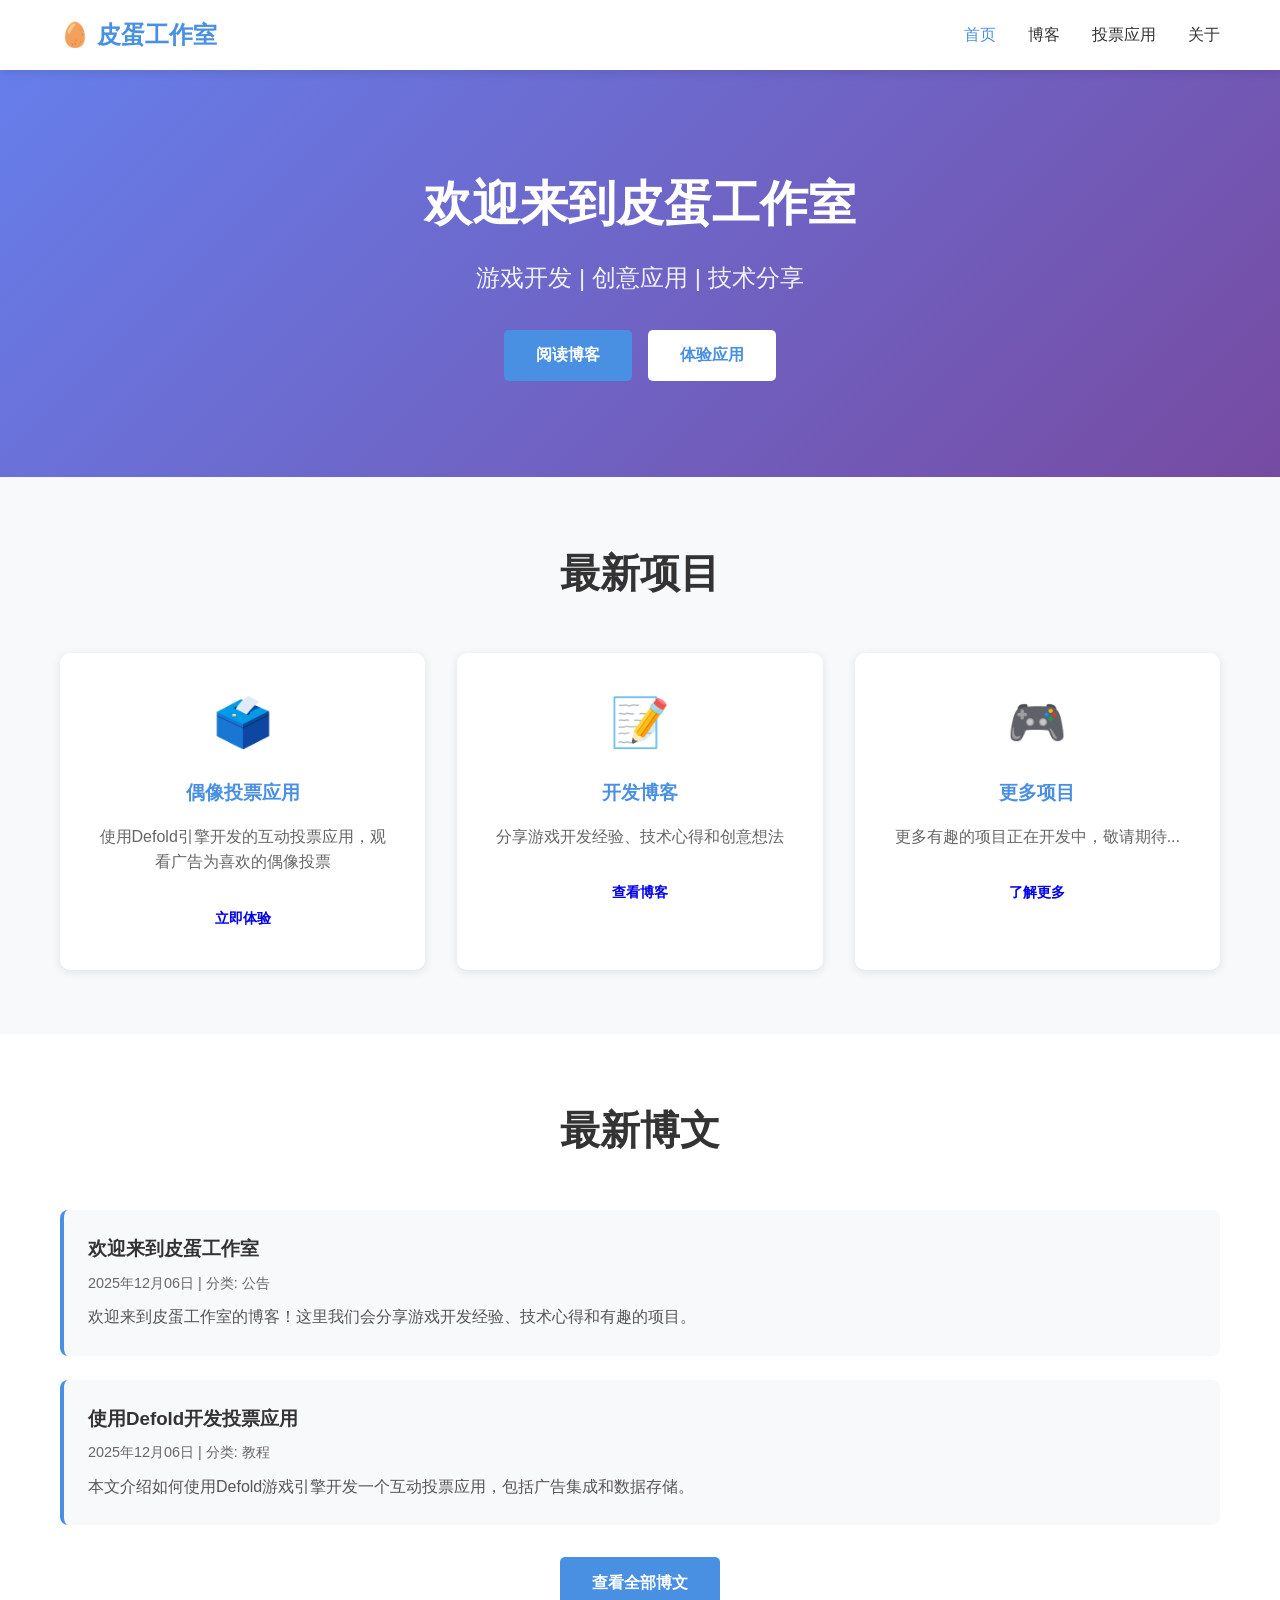
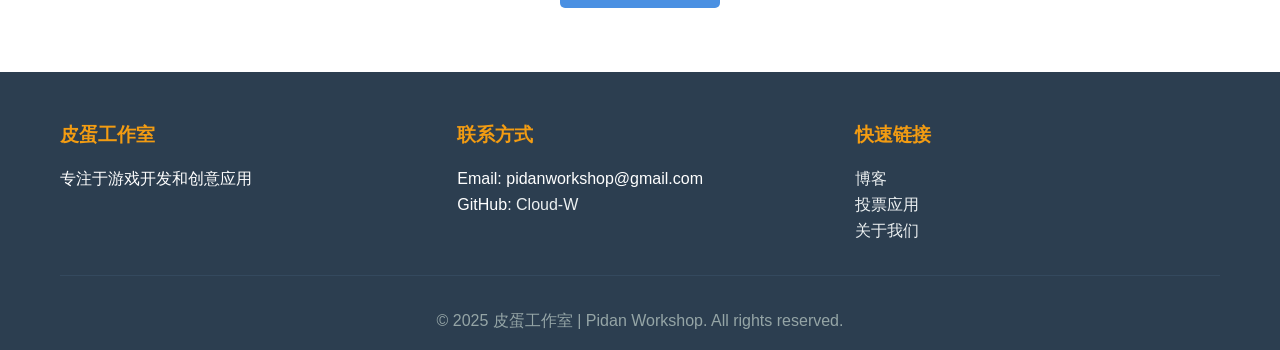
<file: index.html>
<!DOCTYPE html>
<html lang="zh-CN">
<head>
    <meta charset="UTF-8">
    <meta name="viewport" content="width=device-width, initial-scale=1.0">
    <title>皮蛋工作室 - Pidan Workshop</title>
    <link rel="stylesheet" href="css/style.css">
    <link rel="icon" href="assets/favicon.png" type="image/png">
</head>
<body>
    <!-- 导航栏 -->
    <nav class="navbar">
        <div class="container">
            <div class="logo">
                <h2>🥚 皮蛋工作室</h2>
            </div>
            <ul class="nav-links">
                <li><a href="index.html" class="active">首页</a></li>
                <li><a href="blog.html">博客</a></li>
                <li><a href="vote-app/index.html">投票应用</a></li>
                <li><a href="about.html">关于</a></li>
            </ul>
        </div>
    </nav>

    <!-- 主页内容 -->
    <main>
        <!-- Hero Section -->
        <section class="hero">
            <div class="container">
                <h1 class="hero-title">欢迎来到皮蛋工作室</h1>
                <p class="hero-subtitle">游戏开发 | 创意应用 | 技术分享</p>
                <div class="hero-buttons">
                    <a href="blog.html" class="btn btn-primary">阅读博客</a>
                    <a href="vote-app/index.html" class="btn btn-secondary">体验应用</a>
                </div>
            </div>
        </section>

        <!-- 项目展示 -->
        <section class="projects">
            <div class="container">
                <h2 class="section-title">最新项目</h2>
                <div class="project-grid">
                    <div class="project-card">
                        <div class="project-icon">🗳️</div>
                        <h3>偶像投票应用</h3>
                        <p>使用Defold引擎开发的互动投票应用，观看广告为喜欢的偶像投票</p>
                        <a href="vote-app/index.html" class="btn btn-small">立即体验</a>
                    </div>
                    
                    <div class="project-card">
                        <div class="project-icon">📝</div>
                        <h3>开发博客</h3>
                        <p>分享游戏开发经验、技术心得和创意想法</p>
                        <a href="blog.html" class="btn btn-small">查看博客</a>
                    </div>
                    
                    <div class="project-card">
                        <div class="project-icon">🎮</div>
                        <h3>更多项目</h3>
                        <p>更多有趣的项目正在开发中，敬请期待...</p>
                        <a href="about.html" class="btn btn-small">了解更多</a>
                    </div>
                </div>
            </div>
        </section>

        <!-- 最新博文 -->
        <section class="recent-posts">
            <div class="container">
                <h2 class="section-title">最新博文</h2>
                <div class="posts-preview" id="recent-posts">
                    <!-- 博文会通过JavaScript动态加载 -->
                    <p class="loading">加载中...</p>
                </div>
                <div class="text-center">
                    <a href="blog.html" class="btn btn-primary">查看全部博文</a>
                </div>
            </div>
        </section>
    </main>

    <!-- 页脚 -->
    <footer class="footer">
        <div class="container">
            <div class="footer-content">
                <div class="footer-section">
                    <h3>皮蛋工作室</h3>
                    <p>专注于游戏开发和创意应用</p>
                </div>
                <div class="footer-section">
                    <h3>联系方式</h3>
                    <p>Email: pidanworkshop@gmail.com</p>
                    <p>GitHub: <a href="https://github.com/Cloud-W" target="_blank">Cloud-W</a></p>
                </div>
                <div class="footer-section">
                    <h3>快速链接</h3>
                    <ul>
                        <li><a href="blog.html">博客</a></li>
                        <li><a href="vote-app/index.html">投票应用</a></li>
                        <li><a href="about.html">关于我们</a></li>
                    </ul>
                </div>
            </div>
            <div class="footer-bottom">
                <p>&copy; 2025 皮蛋工作室 | Pidan Workshop. All rights reserved.</p>
            </div>
        </div>
    </footer>

    <script src="js/blog-loader.js"></script>
</body>
</html>
</file>
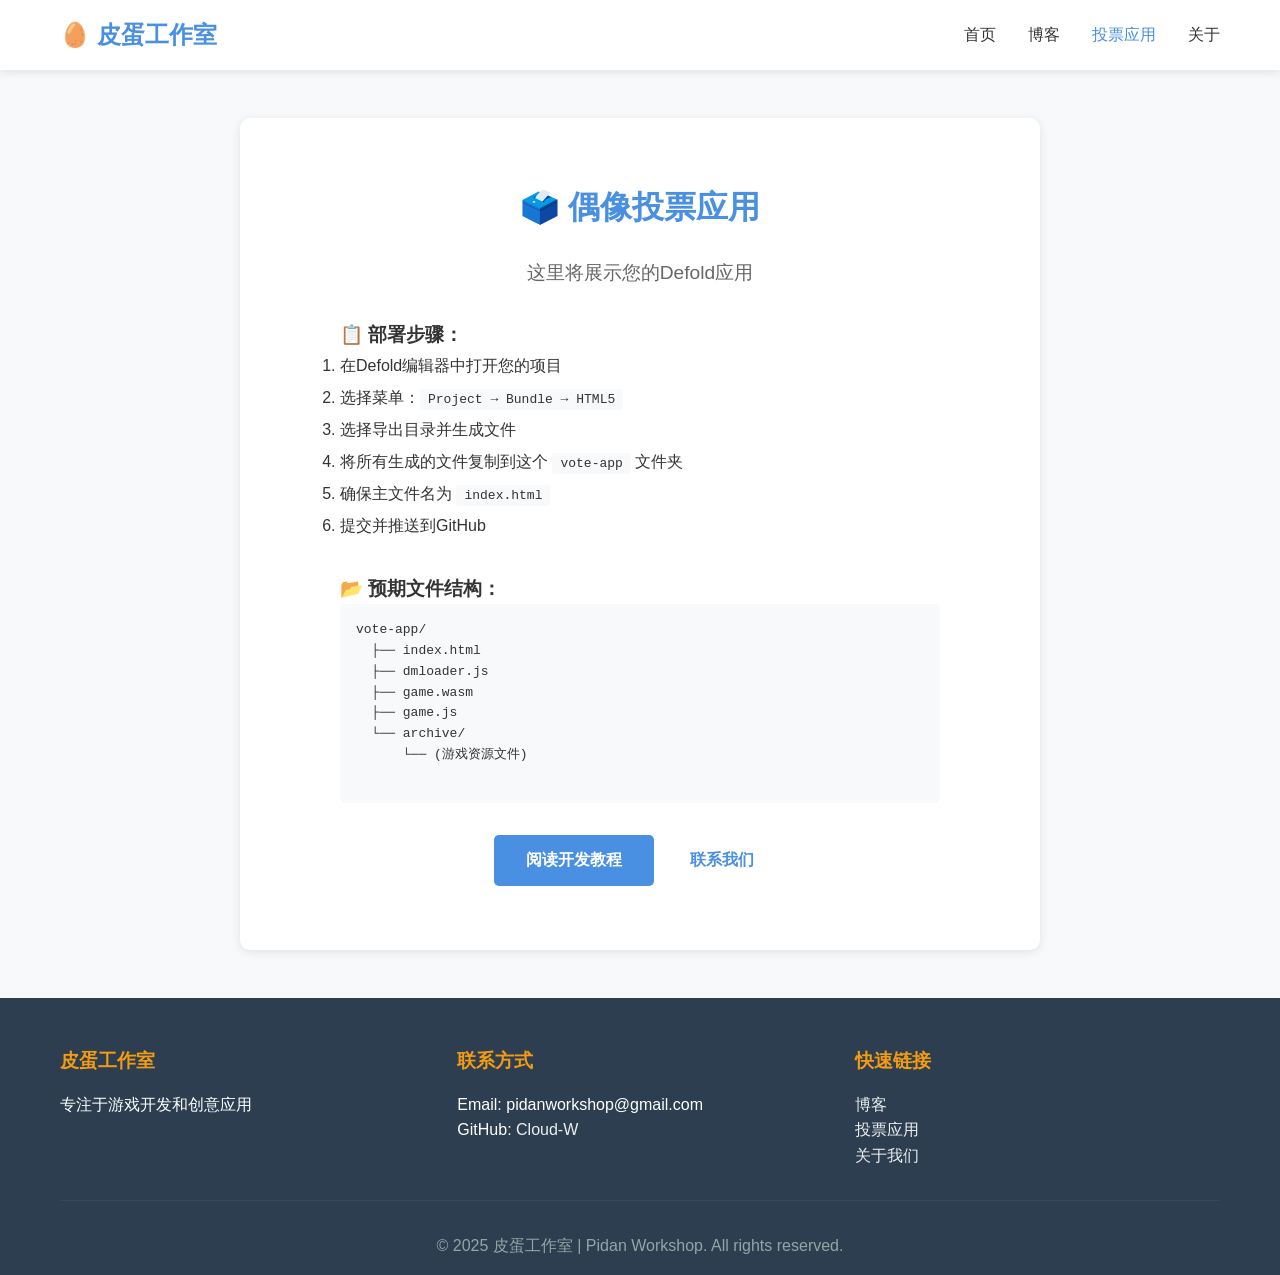
<file: vote-app/index.html>
<!DOCTYPE html>
<html lang="zh-CN">
<head>
    <meta charset="UTF-8">
    <meta name="viewport" content="width=device-width, initial-scale=1.0">
    <title>投票应用 - 皮蛋工作室</title>
    <link rel="stylesheet" href="../css/style.css">
    <style>
        .app-container {
            min-height: 80vh;
            padding: 3rem 0;
            text-align: center;
        }
        .app-placeholder {
            background: var(--card-bg);
            padding: 4rem 2rem;
            border-radius: 10px;
            box-shadow: var(--shadow);
            max-width: 800px;
            margin: 0 auto;
        }
        .app-placeholder h1 {
            color: var(--primary-color);
            margin-bottom: 1.5rem;
        }
        .instructions {
            text-align: left;
            margin: 2rem auto;
            max-width: 600px;
        }
        .instructions ol {
            line-height: 2;
        }
        .instructions code {
            background: var(--bg-color);
            padding: 0.2rem 0.5rem;
            border-radius: 3px;
            font-family: monospace;
        }
    </style>
</head>
<body>
    <!-- 导航栏 -->
    <nav class="navbar">
        <div class="container">
            <div class="logo">
                <h2>🥚 皮蛋工作室</h2>
            </div>
            <ul class="nav-links">
                <li><a href="../index.html">首页</a></li>
                <li><a href="../blog.html">博客</a></li>
                <li><a href="index.html" class="active">投票应用</a></li>
                <li><a href="../about.html">关于</a></li>
            </ul>
        </div>
    </nav>

    <main class="app-container">
        <div class="container">
            <div class="app-placeholder">
                <h1>🗳️ 偶像投票应用</h1>
                <p style="font-size: 1.2rem; color: #666; margin-bottom: 2rem;">
                    这里将展示您的Defold应用
                </p>

                <div class="instructions">
                    <h3>📋 部署步骤：</h3>
                    <ol>
                        <li>在Defold编辑器中打开您的项目</li>
                        <li>选择菜单：<code>Project → Bundle → HTML5</code></li>
                        <li>选择导出目录并生成文件</li>
                        <li>将所有生成的文件复制到这个 <code>vote-app</code> 文件夹</li>
                        <li>确保主文件名为 <code>index.html</code></li>
                        <li>提交并推送到GitHub</li>
                    </ol>

                    <h3 style="margin-top: 2rem;">📂 预期文件结构：</h3>
                    <pre style="background: var(--bg-color); padding: 1rem; border-radius: 5px; text-align: left;">
vote-app/
  ├── index.html
  ├── dmloader.js
  ├── game.wasm
  ├── game.js
  └── archive/
      └── (游戏资源文件)
                    </pre>
                </div>

                <div style="margin-top: 2rem;">
                    <a href="../blog.html" class="btn btn-primary">阅读开发教程</a>
                    <a href="../about.html" class="btn btn-secondary">联系我们</a>
                </div>
            </div>
        </div>
    </main>

    <!-- 页脚 -->
    <footer class="footer">
        <div class="container">
            <div class="footer-content">
                <div class="footer-section">
                    <h3>皮蛋工作室</h3>
                    <p>专注于游戏开发和创意应用</p>
                </div>
                <div class="footer-section">
                    <h3>联系方式</h3>
                    <p>Email: pidanworkshop@gmail.com</p>
                    <p>GitHub: <a href="https://github.com/Cloud-W" target="_blank">Cloud-W</a></p>
                </div>
                <div class="footer-section">
                    <h3>快速链接</h3>
                    <ul>
                        <li><a href="../blog.html">博客</a></li>
                        <li><a href="index.html">投票应用</a></li>
                        <li><a href="../about.html">关于我们</a></li>
                    </ul>
                </div>
            </div>
            <div class="footer-bottom">
                <p>&copy; 2025 皮蛋工作室 | Pidan Workshop. All rights reserved.</p>
            </div>
        </div>
    </footer>
</body>
</html>
</file>
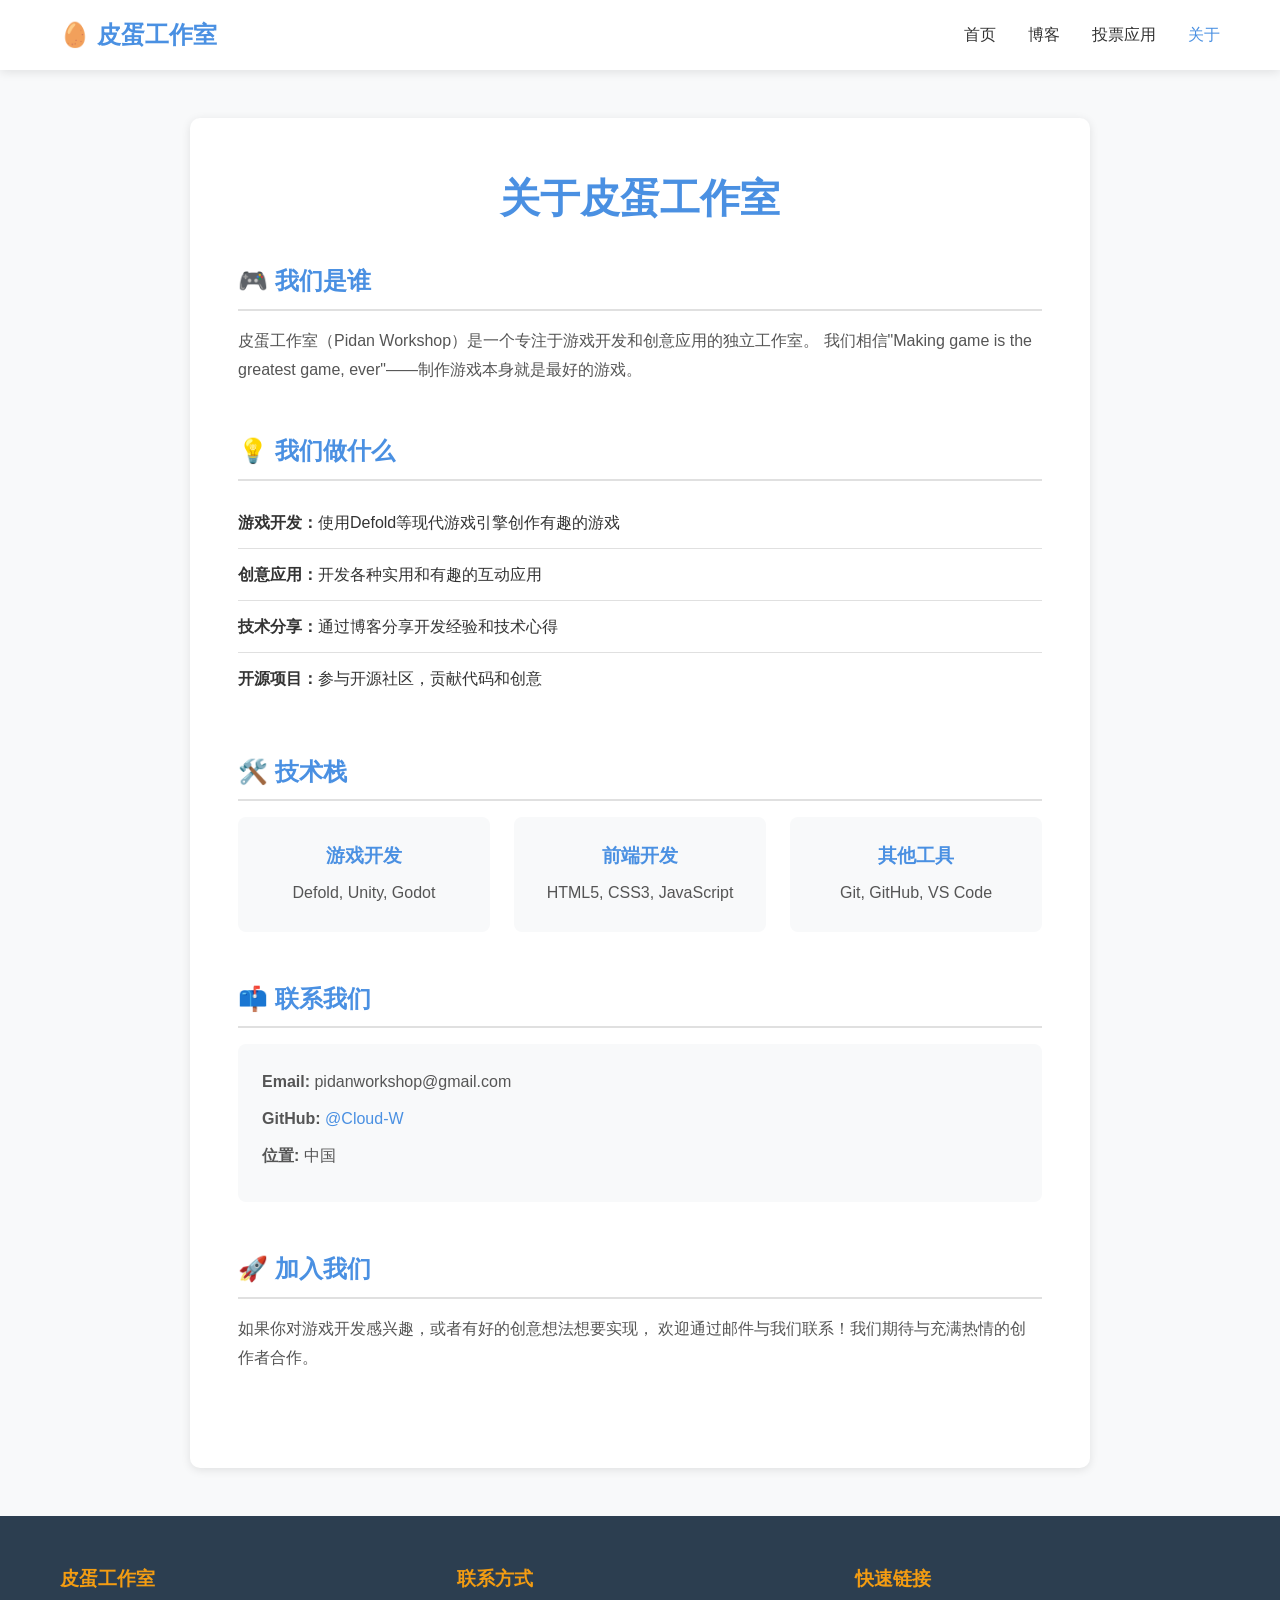
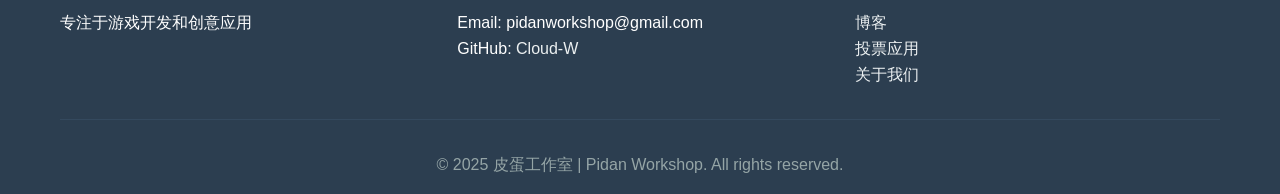
<file: about.html>
<!DOCTYPE html>
<html lang="zh-CN">
<head>
    <meta charset="UTF-8">
    <meta name="viewport" content="width=device-width, initial-scale=1.0">
    <title>关于我们 - 皮蛋工作室</title>
    <link rel="stylesheet" href="css/style.css">
</head>
<body>
    <!-- 导航栏 -->
    <nav class="navbar">
        <div class="container">
            <div class="logo">
                <h2>🥚 皮蛋工作室</h2>
            </div>
            <ul class="nav-links">
                <li><a href="index.html">首页</a></li>
                <li><a href="blog.html">博客</a></li>
                <li><a href="vote-app/index.html">投票应用</a></li>
                <li><a href="about.html" class="active">关于</a></li>
            </ul>
        </div>
    </nav>

    <!-- 关于内容 -->
    <main class="about-page">
        <div class="container">
            <div class="about-content">
                <h1>关于皮蛋工作室</h1>
                
                <section class="about-section">
                    <h2>🎮 我们是谁</h2>
                    <p>
                        皮蛋工作室（Pidan Workshop）是一个专注于游戏开发和创意应用的独立工作室。
                        我们相信"Making game is the greatest game, ever"——制作游戏本身就是最好的游戏。
                    </p>
                </section>

                <section class="about-section">
                    <h2>💡 我们做什么</h2>
                    <ul class="feature-list">
                        <li><strong>游戏开发：</strong>使用Defold等现代游戏引擎创作有趣的游戏</li>
                        <li><strong>创意应用：</strong>开发各种实用和有趣的互动应用</li>
                        <li><strong>技术分享：</strong>通过博客分享开发经验和技术心得</li>
                        <li><strong>开源项目：</strong>参与开源社区，贡献代码和创意</li>
                    </ul>
                </section>

                <section class="about-section">
                    <h2>🛠️ 技术栈</h2>
                    <div class="tech-stack">
                        <div class="tech-item">
                            <h3>游戏开发</h3>
                            <p>Defold, Unity, Godot</p>
                        </div>
                        <div class="tech-item">
                            <h3>前端开发</h3>
                            <p>HTML5, CSS3, JavaScript</p>
                        </div>
                        <div class="tech-item">
                            <h3>其他工具</h3>
                            <p>Git, GitHub, VS Code</p>
                        </div>
                    </div>
                </section>

                <section class="about-section">
                    <h2>📫 联系我们</h2>
                    <div class="contact-info">
                        <p><strong>Email:</strong> pidanworkshop@gmail.com</p>
                        <p><strong>GitHub:</strong> <a href="https://github.com/Cloud-W" target="_blank">@Cloud-W</a></p>
                        <p><strong>位置:</strong> 中国</p>
                    </div>
                </section>

                <section class="about-section">
                    <h2>🚀 加入我们</h2>
                    <p>
                        如果你对游戏开发感兴趣，或者有好的创意想法想要实现，
                        欢迎通过邮件与我们联系！我们期待与充满热情的创作者合作。
                    </p>
                </section>
            </div>
        </div>
    </main>

    <!-- 页脚 -->
    <footer class="footer">
        <div class="container">
            <div class="footer-content">
                <div class="footer-section">
                    <h3>皮蛋工作室</h3>
                    <p>专注于游戏开发和创意应用</p>
                </div>
                <div class="footer-section">
                    <h3>联系方式</h3>
                    <p>Email: pidanworkshop@gmail.com</p>
                    <p>GitHub: <a href="https://github.com/Cloud-W" target="_blank">Cloud-W</a></p>
                </div>
                <div class="footer-section">
                    <h3>快速链接</h3>
                    <ul>
                        <li><a href="blog.html">博客</a></li>
                        <li><a href="vote-app/index.html">投票应用</a></li>
                        <li><a href="about.html">关于我们</a></li>
                    </ul>
                </div>
            </div>
            <div class="footer-bottom">
                <p>&copy; 2025 皮蛋工作室 | Pidan Workshop. All rights reserved.</p>
            </div>
        </div>
    </footer>

    <style>
        .about-page {
            padding: 3rem 0;
            min-height: 70vh;
        }

        .about-content {
            max-width: 900px;
            margin: 0 auto;
            background: var(--card-bg);
            padding: 3rem;
            border-radius: 10px;
            box-shadow: var(--shadow);
        }

        .about-content h1 {
            color: var(--primary-color);
            margin-bottom: 2rem;
            text-align: center;
            font-size: 2.5rem;
        }

        .about-section {
            margin-bottom: 3rem;
        }

        .about-section h2 {
            color: var(--primary-color);
            margin-bottom: 1rem;
            padding-bottom: 0.5rem;
            border-bottom: 2px solid var(--border-color);
        }

        .about-section p {
            line-height: 1.8;
            color: #555;
        }

        .feature-list {
            list-style: none;
            padding: 0;
        }

        .feature-list li {
            padding: 0.8rem 0;
            border-bottom: 1px solid var(--border-color);
            line-height: 1.6;
        }

        .feature-list li:last-child {
            border-bottom: none;
        }

        .tech-stack {
            display: grid;
            grid-template-columns: repeat(auto-fit, minmax(200px, 1fr));
            gap: 1.5rem;
            margin-top: 1rem;
        }

        .tech-item {
            background: var(--bg-color);
            padding: 1.5rem;
            border-radius: 8px;
            text-align: center;
        }

        .tech-item h3 {
            color: var(--primary-color);
            margin-bottom: 0.5rem;
        }

        .contact-info {
            background: var(--bg-color);
            padding: 1.5rem;
            border-radius: 8px;
            margin-top: 1rem;
        }

        .contact-info p {
            margin-bottom: 0.5rem;
        }

        .contact-info a {
            color: var(--primary-color);
            text-decoration: none;
        }

        .contact-info a:hover {
            text-decoration: underline;
        }

        @media (max-width: 768px) {
            .about-content {
                padding: 2rem 1.5rem;
            }

            .about-content h1 {
                font-size: 2rem;
            }
        }
    </style>
</body>
</html>
</file>
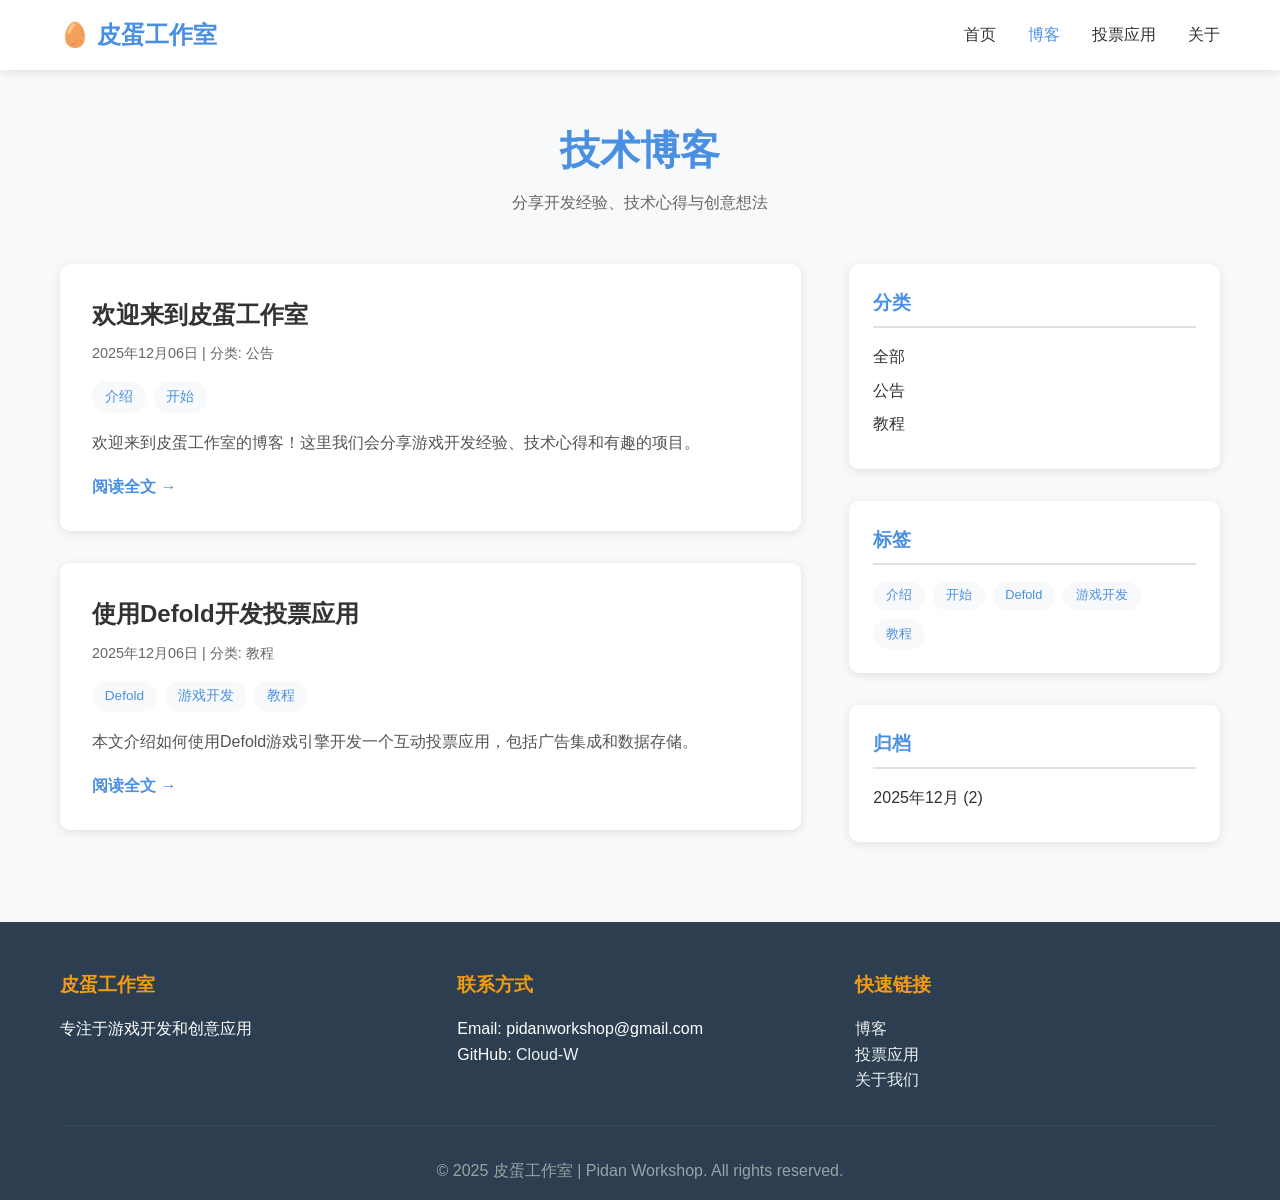
<file: blog.html>
<!DOCTYPE html>
<html lang="zh-CN">
<head>
    <meta charset="UTF-8">
    <meta name="viewport" content="width=device-width, initial-scale=1.0">
    <title>博客 - 皮蛋工作室</title>
    <link rel="stylesheet" href="css/style.css">
    <link rel="stylesheet" href="css/blog.css">
</head>
<body>
    <!-- 导航栏 -->
    <nav class="navbar">
        <div class="container">
            <div class="logo">
                <h2>🥚 皮蛋工作室</h2>
            </div>
            <ul class="nav-links">
                <li><a href="index.html">首页</a></li>
                <li><a href="blog.html" class="active">博客</a></li>
                <li><a href="vote-app/index.html">投票应用</a></li>
                <li><a href="about.html">关于</a></li>
            </ul>
        </div>
    </nav>

    <!-- 博客内容 -->
    <main class="blog-page">
        <div class="container">
            <h1 class="page-title">技术博客</h1>
            <p class="page-subtitle">分享开发经验、技术心得与创意想法</p>

            <div class="blog-content">
                <!-- 博文列表 -->
                <div class="posts-list" id="posts-list">
                    <p class="loading">加载博文中...</p>
                </div>

                <!-- 侧边栏 -->
                <aside class="sidebar">
                    <div class="sidebar-section">
                        <h3>分类</h3>
                        <ul class="category-list" id="categories">
                            <li><a href="#" data-category="all">全部</a></li>
                        </ul>
                    </div>
                    
                    <div class="sidebar-section">
                        <h3>标签</h3>
                        <div class="tags-cloud" id="tags">
                            <!-- 标签动态加载 -->
                        </div>
                    </div>

                    <div class="sidebar-section">
                        <h3>归档</h3>
                        <ul class="archive-list" id="archives">
                            <!-- 归档动态加载 -->
                        </ul>
                    </div>
                </aside>
            </div>
        </div>
    </main>

    <!-- 页脚 -->
    <footer class="footer">
        <div class="container">
            <div class="footer-content">
                <div class="footer-section">
                    <h3>皮蛋工作室</h3>
                    <p>专注于游戏开发和创意应用</p>
                </div>
                <div class="footer-section">
                    <h3>联系方式</h3>
                    <p>Email: pidanworkshop@gmail.com</p>
                    <p>GitHub: <a href="https://github.com/Cloud-W" target="_blank">Cloud-W</a></p>
                </div>
                <div class="footer-section">
                    <h3>快速链接</h3>
                    <ul>
                        <li><a href="blog.html">博客</a></li>
                        <li><a href="vote-app/index.html">投票应用</a></li>
                        <li><a href="about.html">关于我们</a></li>
                    </ul>
                </div>
            </div>
            <div class="footer-bottom">
                <p>&copy; 2025 皮蛋工作室 | Pidan Workshop. All rights reserved.</p>
            </div>
        </div>
    </footer>

    <script src="js/blog-loader.js"></script>
    <script src="js/blog-page.js"></script>
</body>
</html>
</file>
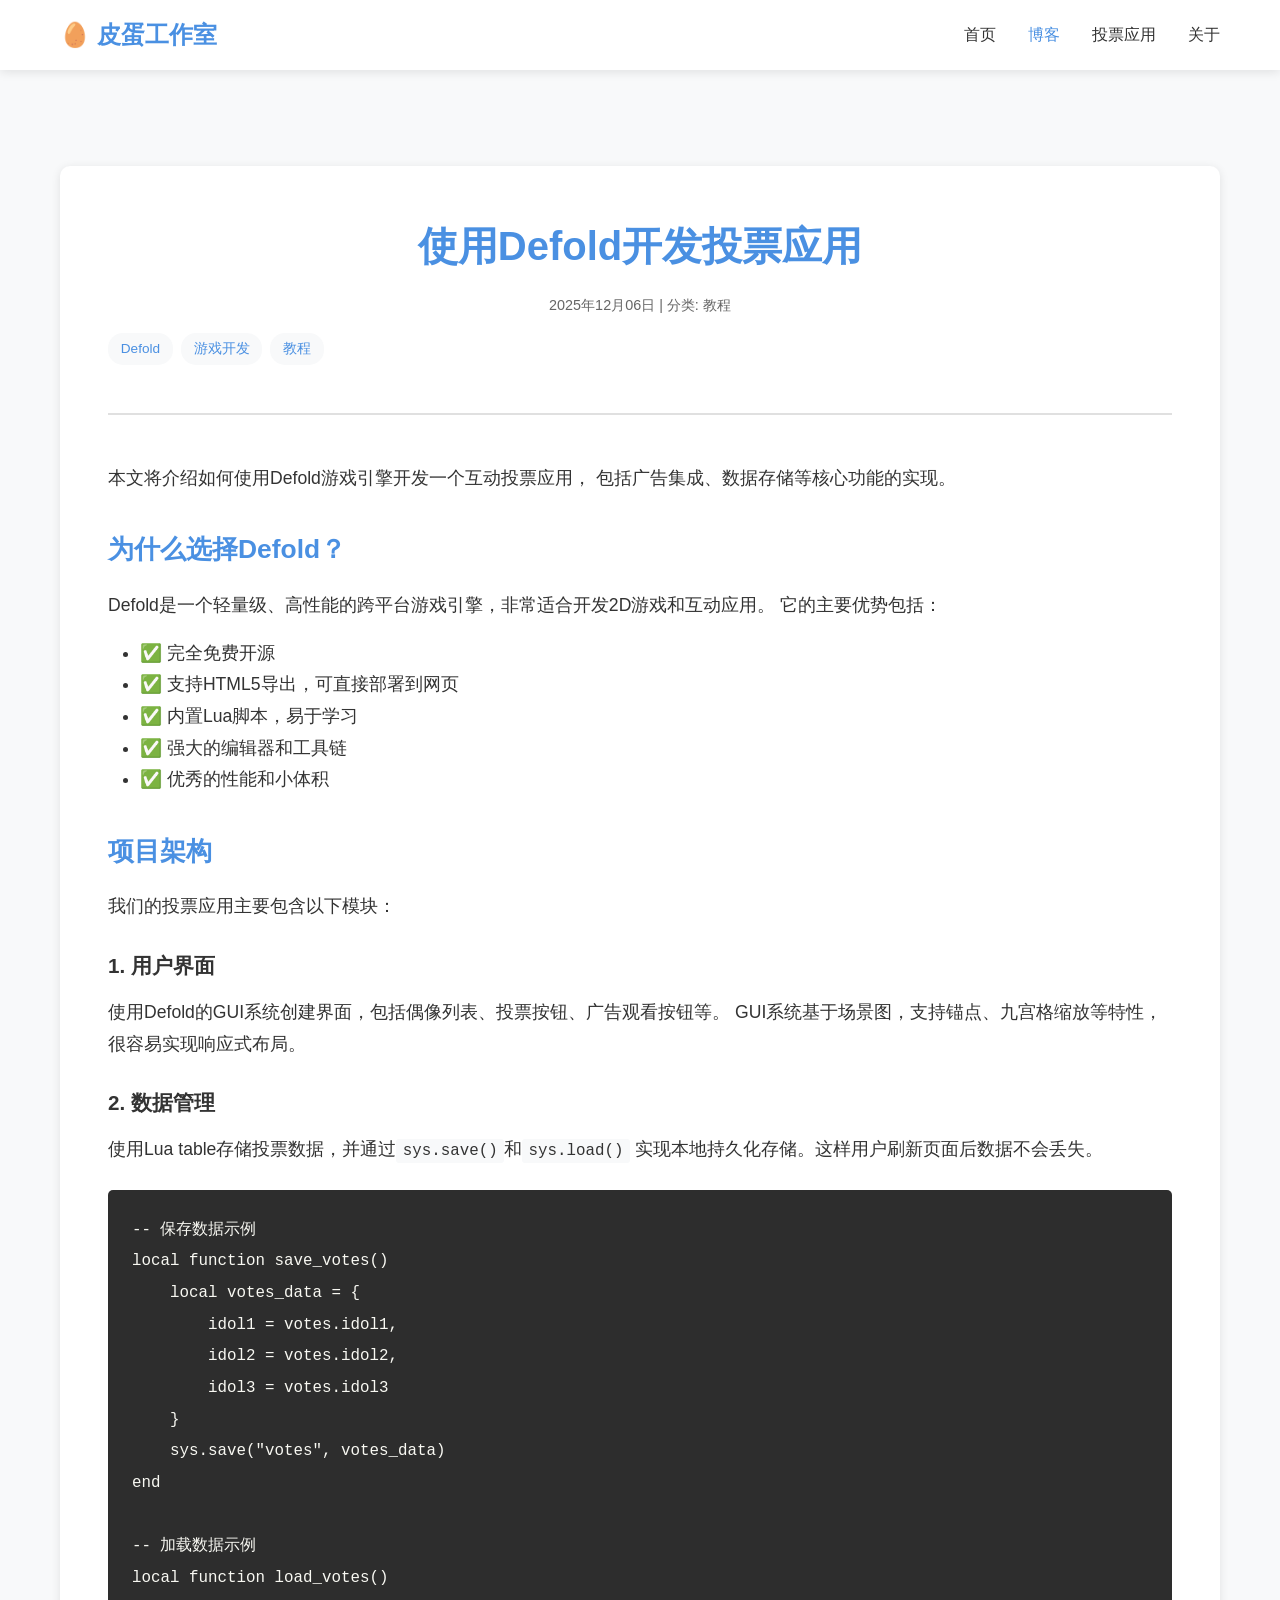
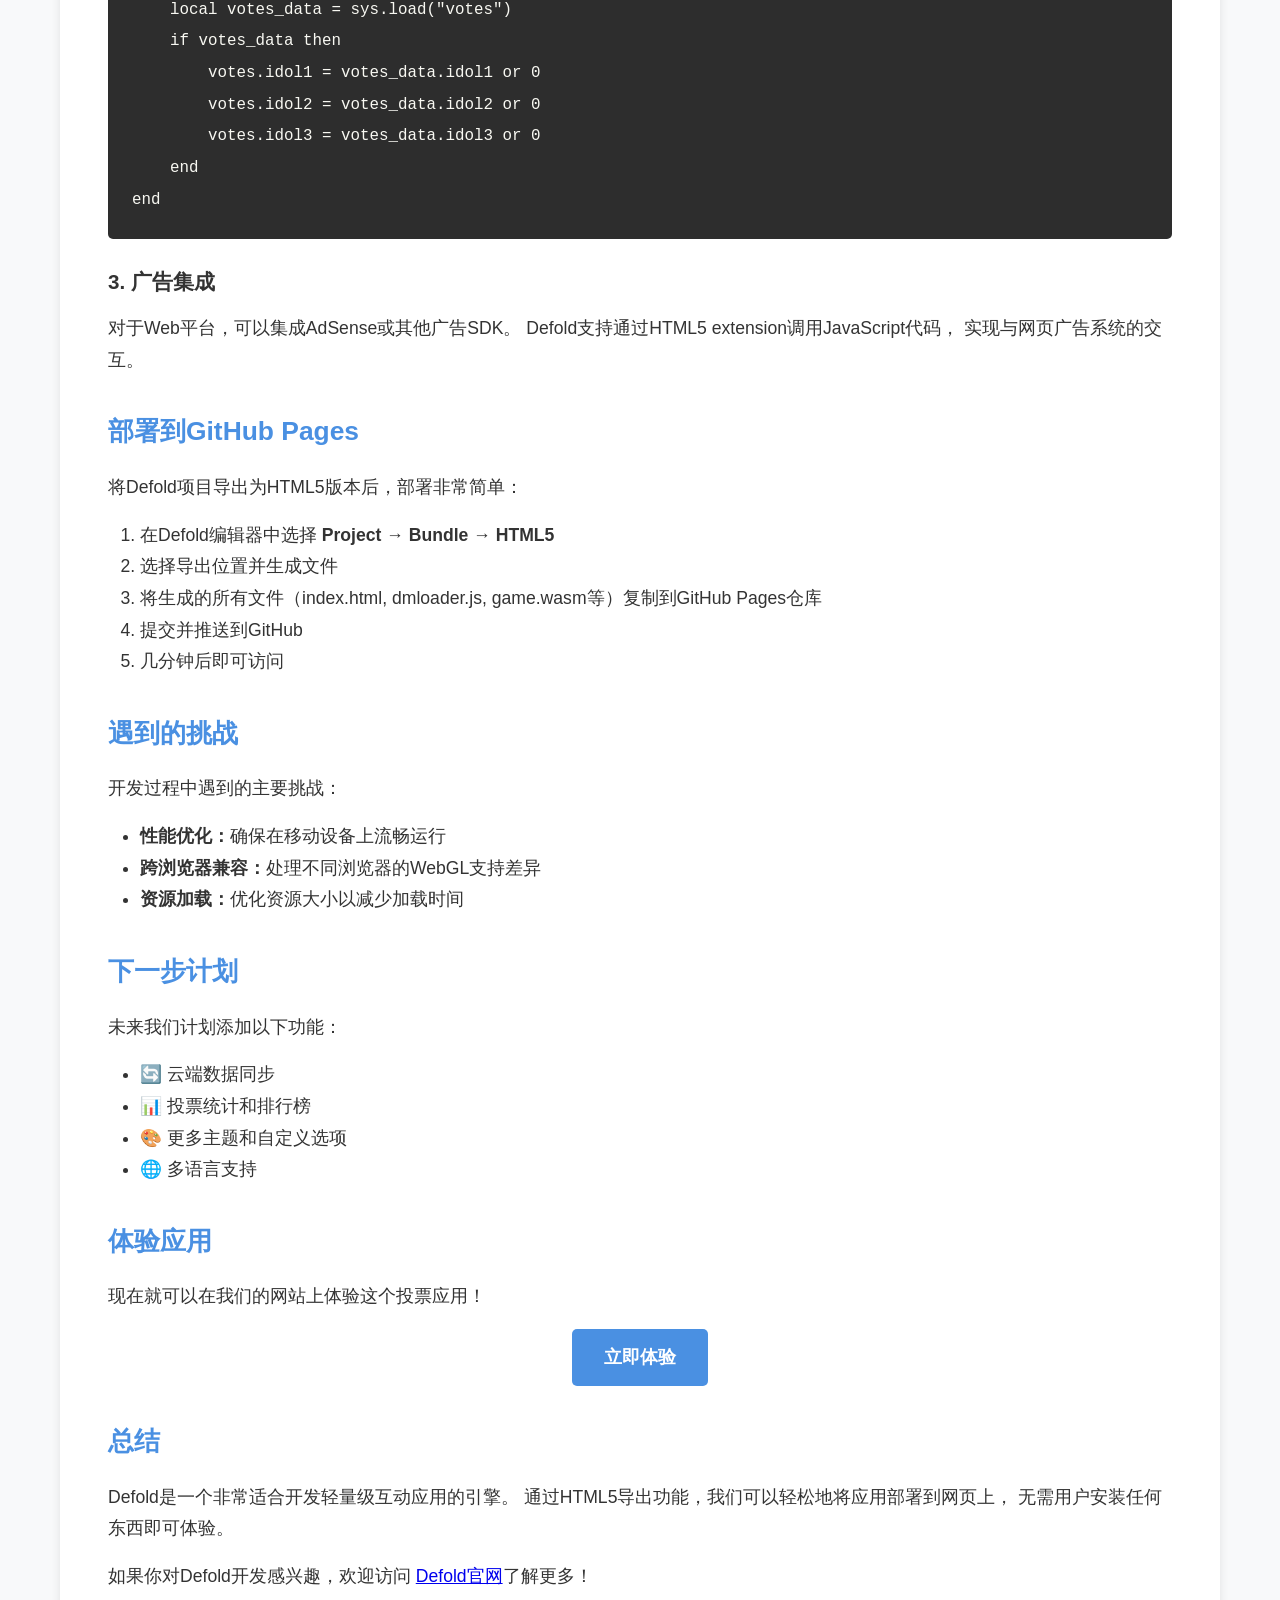
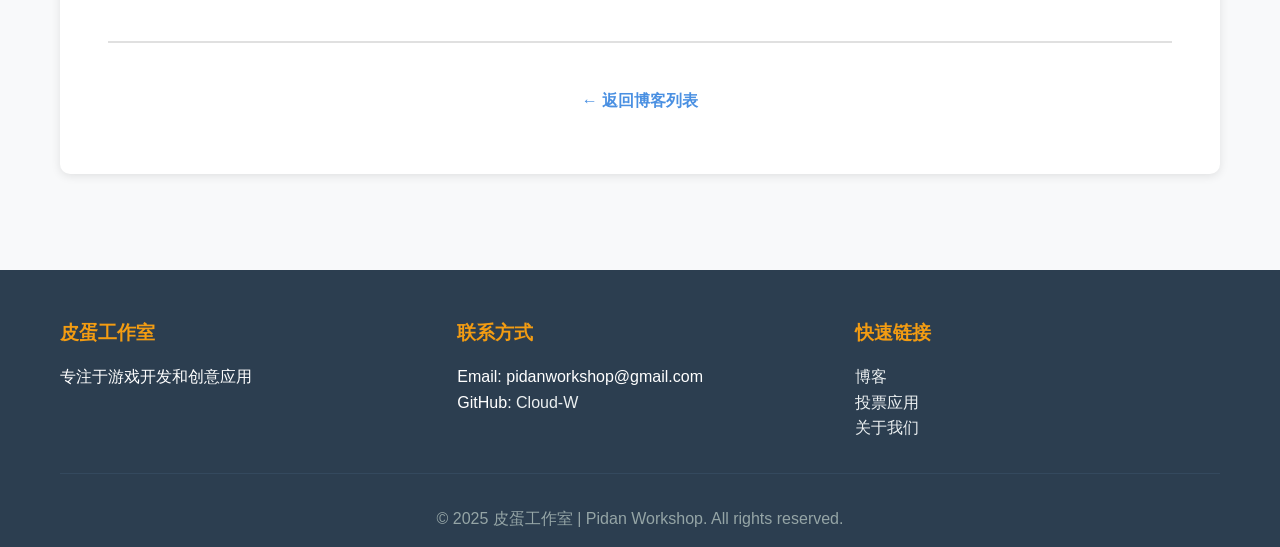
<file: posts/2025-12-06-defold-voting-app.html>
<!DOCTYPE html>
<html lang="zh-CN">
<head>
    <meta charset="UTF-8">
    <meta name="viewport" content="width=device-width, initial-scale=1.0">
    <title>使用Defold开发投票应用 - 皮蛋工作室</title>
    <link rel="stylesheet" href="../css/style.css">
    <link rel="stylesheet" href="../css/blog.css">
</head>
<body>
    <!-- 导航栏 -->
    <nav class="navbar">
        <div class="container">
            <div class="logo">
                <h2>🥚 皮蛋工作室</h2>
            </div>
            <ul class="nav-links">
                <li><a href="../index.html">首页</a></li>
                <li><a href="../blog.html" class="active">博客</a></li>
                <li><a href="../vote-app/index.html">投票应用</a></li>
                <li><a href="../about.html">关于</a></li>
            </ul>
        </div>
    </nav>

    <!-- 博文内容 -->
    <main class="blog-page">
        <div class="container">
            <article class="post-detail">
                <header class="post-header">
                    <h1>使用Defold开发投票应用</h1>
                    <div class="post-meta">
                        2025年12月06日 | 分类: 教程
                    </div>
                    <div class="post-tags">
                        <span class="tag">Defold</span>
                        <span class="tag">游戏开发</span>
                        <span class="tag">教程</span>
                    </div>
                </header>

                <div class="post-content">
                    <p>
                        本文将介绍如何使用Defold游戏引擎开发一个互动投票应用，
                        包括广告集成、数据存储等核心功能的实现。
                    </p>

                    <h2>为什么选择Defold？</h2>
                    <p>
                        Defold是一个轻量级、高性能的跨平台游戏引擎，非常适合开发2D游戏和互动应用。
                        它的主要优势包括：
                    </p>
                    <ul>
                        <li>✅ 完全免费开源</li>
                        <li>✅ 支持HTML5导出，可直接部署到网页</li>
                        <li>✅ 内置Lua脚本，易于学习</li>
                        <li>✅ 强大的编辑器和工具链</li>
                        <li>✅ 优秀的性能和小体积</li>
                    </ul>

                    <h2>项目架构</h2>
                    <p>我们的投票应用主要包含以下模块：</p>

                    <h3>1. 用户界面</h3>
                    <p>
                        使用Defold的GUI系统创建界面，包括偶像列表、投票按钮、广告观看按钮等。
                        GUI系统基于场景图，支持锚点、九宫格缩放等特性，很容易实现响应式布局。
                    </p>

                    <h3>2. 数据管理</h3>
                    <p>
                        使用Lua table存储投票数据，并通过<code>sys.save()</code>和<code>sys.load()</code>
                        实现本地持久化存储。这样用户刷新页面后数据不会丢失。
                    </p>

                    <pre><code>-- 保存数据示例
local function save_votes()
    local votes_data = {
        idol1 = votes.idol1,
        idol2 = votes.idol2,
        idol3 = votes.idol3
    }
    sys.save("votes", votes_data)
end

-- 加载数据示例
local function load_votes()
    local votes_data = sys.load("votes")
    if votes_data then
        votes.idol1 = votes_data.idol1 or 0
        votes.idol2 = votes_data.idol2 or 0
        votes.idol3 = votes_data.idol3 or 0
    end
end</code></pre>

                    <h3>3. 广告集成</h3>
                    <p>
                        对于Web平台，可以集成AdSense或其他广告SDK。
                        Defold支持通过HTML5 extension调用JavaScript代码，
                        实现与网页广告系统的交互。
                    </p>

                    <h2>部署到GitHub Pages</h2>
                    <p>将Defold项目导出为HTML5版本后，部署非常简单：</p>
                    <ol>
                        <li>在Defold编辑器中选择 <strong>Project → Bundle → HTML5</strong></li>
                        <li>选择导出位置并生成文件</li>
                        <li>将生成的所有文件（index.html, dmloader.js, game.wasm等）复制到GitHub Pages仓库</li>
                        <li>提交并推送到GitHub</li>
                        <li>几分钟后即可访问</li>
                    </ol>

                    <h2>遇到的挑战</h2>
                    <p>开发过程中遇到的主要挑战：</p>
                    <ul>
                        <li><strong>性能优化：</strong>确保在移动设备上流畅运行</li>
                        <li><strong>跨浏览器兼容：</strong>处理不同浏览器的WebGL支持差异</li>
                        <li><strong>资源加载：</strong>优化资源大小以减少加载时间</li>
                    </ul>

                    <h2>下一步计划</h2>
                    <p>未来我们计划添加以下功能：</p>
                    <ul>
                        <li>🔄 云端数据同步</li>
                        <li>📊 投票统计和排行榜</li>
                        <li>🎨 更多主题和自定义选项</li>
                        <li>🌐 多语言支持</li>
                    </ul>

                    <h2>体验应用</h2>
                    <p>
                        现在就可以在我们的网站上体验这个投票应用！
                    </p>
                    <p style="text-align: center;">
                        <a href="../vote-app/index.html" class="btn btn-primary">立即体验</a>
                    </p>

                    <h2>总结</h2>
                    <p>
                        Defold是一个非常适合开发轻量级互动应用的引擎。
                        通过HTML5导出功能，我们可以轻松地将应用部署到网页上，
                        无需用户安装任何东西即可体验。
                    </p>
                    <p>
                        如果你对Defold开发感兴趣，欢迎访问
                        <a href="https://defold.com/" target="_blank">Defold官网</a>了解更多！
                    </p>
                </div>

                <div style="text-align: center; margin-top: 3rem; padding-top: 2rem; border-top: 2px solid var(--border-color);">
                    <a href="../blog.html" class="btn btn-secondary">← 返回博客列表</a>
                </div>
            </article>
        </div>
    </main>

    <!-- 页脚 -->
    <footer class="footer">
        <div class="container">
            <div class="footer-content">
                <div class="footer-section">
                    <h3>皮蛋工作室</h3>
                    <p>专注于游戏开发和创意应用</p>
                </div>
                <div class="footer-section">
                    <h3>联系方式</h3>
                    <p>Email: pidanworkshop@gmail.com</p>
                    <p>GitHub: <a href="https://github.com/Cloud-W" target="_blank">Cloud-W</a></p>
                </div>
                <div class="footer-section">
                    <h3>快速链接</h3>
                    <ul>
                        <li><a href="../blog.html">博客</a></li>
                        <li><a href="../vote-app/index.html">投票应用</a></li>
                        <li><a href="../about.html">关于我们</a></li>
                    </ul>
                </div>
            </div>
            <div class="footer-bottom">
                <p>&copy; 2025 皮蛋工作室 | Pidan Workshop. All rights reserved.</p>
            </div>
        </div>
    </footer>
</body>
</html>
</file>
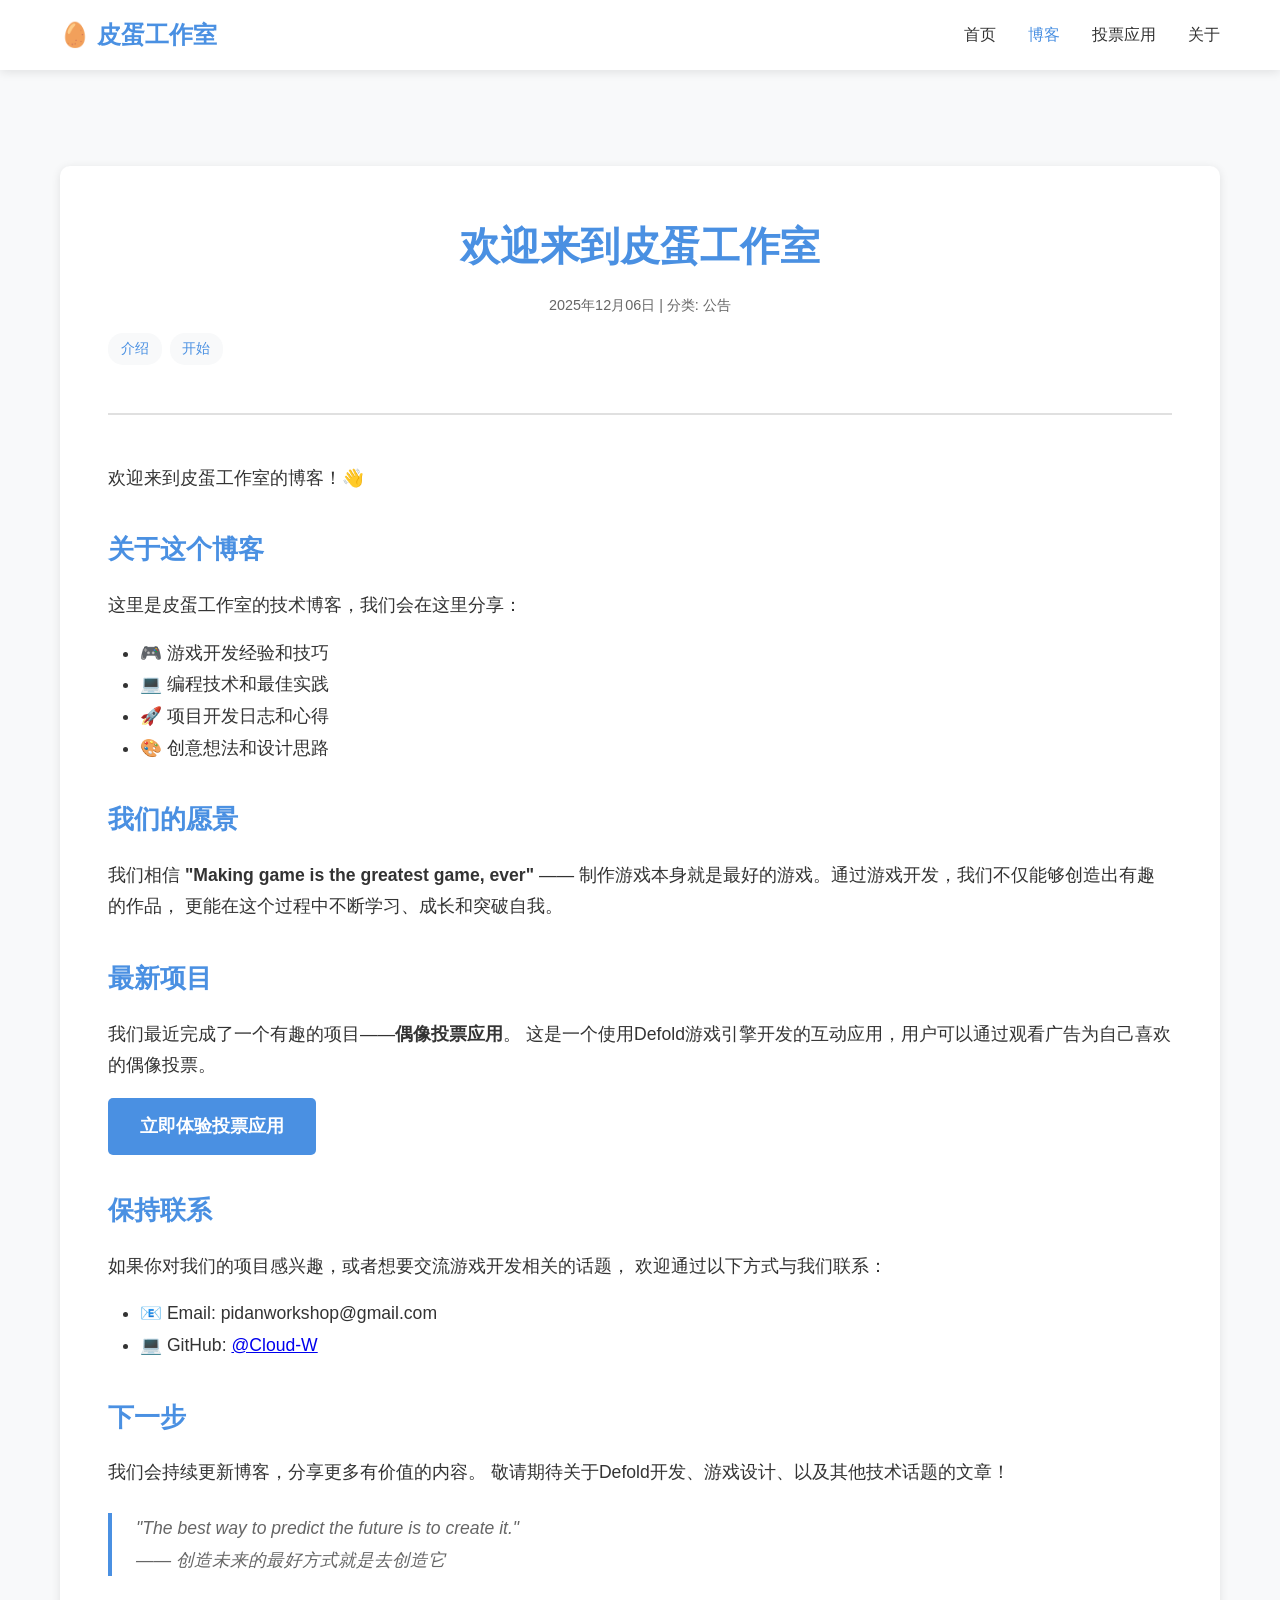
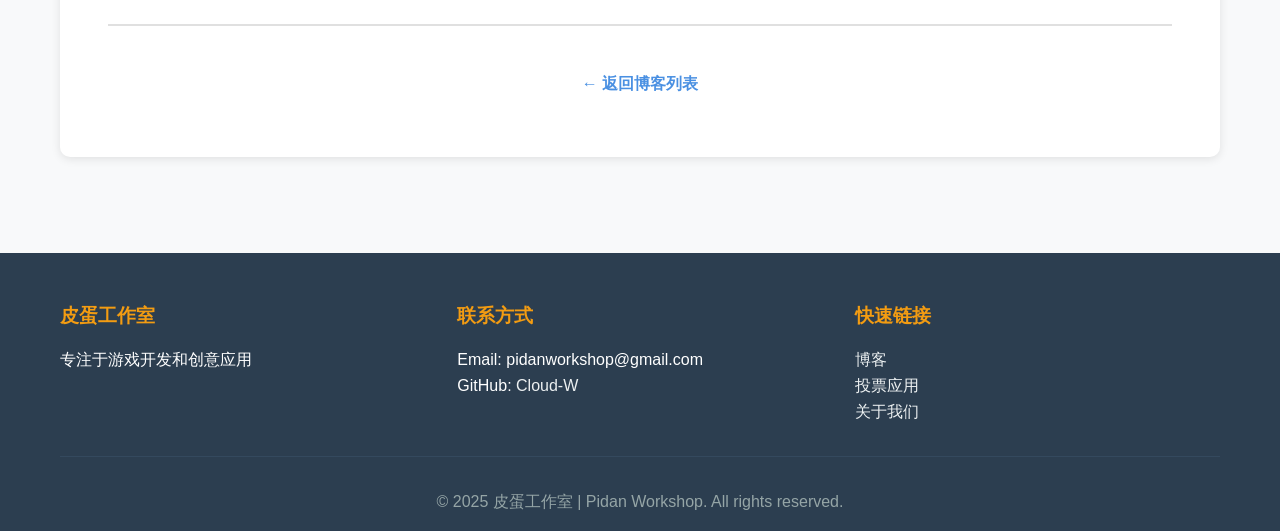
<file: posts/2025-12-06-welcome.html>
<!DOCTYPE html>
<html lang="zh-CN">
<head>
    <meta charset="UTF-8">
    <meta name="viewport" content="width=device-width, initial-scale=1.0">
    <title>欢迎来到皮蛋工作室 - 皮蛋工作室</title>
    <link rel="stylesheet" href="../css/style.css">
    <link rel="stylesheet" href="../css/blog.css">
</head>
<body>
    <!-- 导航栏 -->
    <nav class="navbar">
        <div class="container">
            <div class="logo">
                <h2>🥚 皮蛋工作室</h2>
            </div>
            <ul class="nav-links">
                <li><a href="../index.html">首页</a></li>
                <li><a href="../blog.html" class="active">博客</a></li>
                <li><a href="../vote-app/index.html">投票应用</a></li>
                <li><a href="../about.html">关于</a></li>
            </ul>
        </div>
    </nav>

    <!-- 博文内容 -->
    <main class="blog-page">
        <div class="container">
            <article class="post-detail">
                <header class="post-header">
                    <h1>欢迎来到皮蛋工作室</h1>
                    <div class="post-meta">
                        2025年12月06日 | 分类: 公告
                    </div>
                    <div class="post-tags">
                        <span class="tag">介绍</span>
                        <span class="tag">开始</span>
                    </div>
                </header>

                <div class="post-content">
                    <p>欢迎来到皮蛋工作室的博客！👋</p>

                    <h2>关于这个博客</h2>
                    <p>
                        这里是皮蛋工作室的技术博客，我们会在这里分享：
                    </p>
                    <ul>
                        <li>🎮 游戏开发经验和技巧</li>
                        <li>💻 编程技术和最佳实践</li>
                        <li>🚀 项目开发日志和心得</li>
                        <li>🎨 创意想法和设计思路</li>
                    </ul>

                    <h2>我们的愿景</h2>
                    <p>
                        我们相信 <strong>"Making game is the greatest game, ever"</strong> ——
                        制作游戏本身就是最好的游戏。通过游戏开发，我们不仅能够创造出有趣的作品，
                        更能在这个过程中不断学习、成长和突破自我。
                    </p>

                    <h2>最新项目</h2>
                    <p>
                        我们最近完成了一个有趣的项目——<strong>偶像投票应用</strong>。
                        这是一个使用Defold游戏引擎开发的互动应用，用户可以通过观看广告为自己喜欢的偶像投票。
                    </p>
                    <p>
                        <a href="../vote-app/index.html" class="btn btn-primary">立即体验投票应用</a>
                    </p>

                    <h2>保持联系</h2>
                    <p>
                        如果你对我们的项目感兴趣，或者想要交流游戏开发相关的话题，
                        欢迎通过以下方式与我们联系：
                    </p>
                    <ul>
                        <li>📧 Email: pidanworkshop@gmail.com</li>
                        <li>💻 GitHub: <a href="https://github.com/Cloud-W" target="_blank">@Cloud-W</a></li>
                    </ul>

                    <h2>下一步</h2>
                    <p>
                        我们会持续更新博客，分享更多有价值的内容。
                        敬请期待关于Defold开发、游戏设计、以及其他技术话题的文章！
                    </p>

                    <blockquote>
                        "The best way to predict the future is to create it."
                        <br>—— 创造未来的最好方式就是去创造它
                    </blockquote>
                </div>

                <div style="text-align: center; margin-top: 3rem; padding-top: 2rem; border-top: 2px solid var(--border-color);">
                    <a href="../blog.html" class="btn btn-secondary">← 返回博客列表</a>
                </div>
            </article>
        </div>
    </main>

    <!-- 页脚 -->
    <footer class="footer">
        <div class="container">
            <div class="footer-content">
                <div class="footer-section">
                    <h3>皮蛋工作室</h3>
                    <p>专注于游戏开发和创意应用</p>
                </div>
                <div class="footer-section">
                    <h3>联系方式</h3>
                    <p>Email: pidanworkshop@gmail.com</p>
                    <p>GitHub: <a href="https://github.com/Cloud-W" target="_blank">Cloud-W</a></p>
                </div>
                <div class="footer-section">
                    <h3>快速链接</h3>
                    <ul>
                        <li><a href="../blog.html">博客</a></li>
                        <li><a href="../vote-app/index.html">投票应用</a></li>
                        <li><a href="../about.html">关于我们</a></li>
                    </ul>
                </div>
            </div>
            <div class="footer-bottom">
                <p>&copy; 2025 皮蛋工作室 | Pidan Workshop. All rights reserved.</p>
            </div>
        </div>
    </footer>
</body>
</html>
</file>
<file: css/style.css>
/* 全局样式 */
:root {
    --primary-color: #4a90e2;
    --secondary-color: #f39c12;
    --text-color: #333;
    --bg-color: #f8f9fa;
    --card-bg: #ffffff;
    --border-color: #e0e0e0;
    --shadow: 0 2px 10px rgba(0, 0, 0, 0.1);
    --shadow-hover: 0 4px 20px rgba(0, 0, 0, 0.15);
}

* {
    margin: 0;
    padding: 0;
    box-sizing: border-box;
}

body {
    font-family: -apple-system, BlinkMacSystemFont, 'Segoe UI', 'Microsoft YaHei', 'PingFang SC', sans-serif;
    line-height: 1.6;
    color: var(--text-color);
    background-color: var(--bg-color);
}

.container {
    max-width: 1200px;
    margin: 0 auto;
    padding: 0 20px;
}

/* 导航栏 */
.navbar {
    background: var(--card-bg);
    box-shadow: var(--shadow);
    position: sticky;
    top: 0;
    z-index: 1000;
}

.navbar .container {
    display: flex;
    justify-content: space-between;
    align-items: center;
    padding: 1rem 20px;
}

.logo h2 {
    color: var(--primary-color);
    font-size: 1.5rem;
}

.nav-links {
    display: flex;
    list-style: none;
    gap: 2rem;
}

.nav-links a {
    text-decoration: none;
    color: var(--text-color);
    font-weight: 500;
    transition: color 0.3s;
}

.nav-links a:hover,
.nav-links a.active {
    color: var(--primary-color);
}

/* Hero Section */
.hero {
    background: linear-gradient(135deg, #667eea 0%, #764ba2 100%);
    color: white;
    padding: 6rem 0;
    text-align: center;
}

.hero-title {
    font-size: 3rem;
    margin-bottom: 1rem;
    animation: fadeInUp 0.8s ease;
}

.hero-subtitle {
    font-size: 1.5rem;
    margin-bottom: 2rem;
    opacity: 0.9;
    animation: fadeInUp 0.8s ease 0.2s backwards;
}

.hero-buttons {
    display: flex;
    gap: 1rem;
    justify-content: center;
    animation: fadeInUp 0.8s ease 0.4s backwards;
}

/* 按钮 */
.btn {
    display: inline-block;
    padding: 0.8rem 2rem;
    border-radius: 5px;
    text-decoration: none;
    font-weight: 600;
    transition: all 0.3s;
    cursor: pointer;
    border: none;
}

.btn-primary {
    background: var(--primary-color);
    color: white;
}

.btn-primary:hover {
    background: #3a7bc8;
    transform: translateY(-2px);
    box-shadow: var(--shadow-hover);
}

.btn-secondary {
    background: white;
    color: var(--primary-color);
}

.btn-secondary:hover {
    background: var(--bg-color);
    transform: translateY(-2px);
}

.btn-small {
    padding: 0.5rem 1rem;
    font-size: 0.9rem;
}

/* 项目展示 */
.projects {
    padding: 4rem 0;
}

.section-title {
    text-align: center;
    font-size: 2.5rem;
    margin-bottom: 3rem;
    color: var(--text-color);
}

.project-grid {
    display: grid;
    grid-template-columns: repeat(auto-fit, minmax(300px, 1fr));
    gap: 2rem;
}

.project-card {
    background: var(--card-bg);
    padding: 2rem;
    border-radius: 10px;
    box-shadow: var(--shadow);
    transition: transform 0.3s, box-shadow 0.3s;
    text-align: center;
}

.project-card:hover {
    transform: translateY(-5px);
    box-shadow: var(--shadow-hover);
}

.project-icon {
    font-size: 3rem;
    margin-bottom: 1rem;
}

.project-card h3 {
    margin-bottom: 1rem;
    color: var(--primary-color);
}

.project-card p {
    margin-bottom: 1.5rem;
    color: #666;
}

/* 最新博文 */
.recent-posts {
    padding: 4rem 0;
    background: white;
}

.posts-preview {
    margin-bottom: 2rem;
}

.post-item {
    background: var(--bg-color);
    padding: 1.5rem;
    margin-bottom: 1.5rem;
    border-radius: 8px;
    border-left: 4px solid var(--primary-color);
    transition: transform 0.3s;
}

.post-item:hover {
    transform: translateX(5px);
}

.post-item h3 {
    margin-bottom: 0.5rem;
}

.post-item h3 a {
    color: var(--text-color);
    text-decoration: none;
}

.post-item h3 a:hover {
    color: var(--primary-color);
}

.post-meta {
    color: #666;
    font-size: 0.9rem;
    margin-bottom: 0.5rem;
}

.post-excerpt {
    color: #555;
    line-height: 1.8;
}

.text-center {
    text-align: center;
    margin-top: 2rem;
}

/* 页脚 */
.footer {
    background: #2c3e50;
    color: white;
    padding: 3rem 0 1rem;
}

.footer-content {
    display: grid;
    grid-template-columns: repeat(auto-fit, minmax(250px, 1fr));
    gap: 2rem;
    margin-bottom: 2rem;
}

.footer-section h3 {
    margin-bottom: 1rem;
    color: var(--secondary-color);
}

.footer-section ul {
    list-style: none;
}

.footer-section a {
    color: #ecf0f1;
    text-decoration: none;
    transition: color 0.3s;
}

.footer-section a:hover {
    color: var(--secondary-color);
}

.footer-bottom {
    text-align: center;
    padding-top: 2rem;
    border-top: 1px solid #34495e;
    color: #95a5a6;
}

/* 动画 */
@keyframes fadeInUp {
    from {
        opacity: 0;
        transform: translateY(30px);
    }
    to {
        opacity: 1;
        transform: translateY(0);
    }
}

/* 响应式设计 */
@media (max-width: 768px) {
    .hero-title {
        font-size: 2rem;
    }

    .hero-subtitle {
        font-size: 1.2rem;
    }

    .hero-buttons {
        flex-direction: column;
        align-items: center;
    }

    .nav-links {
        gap: 1rem;
        font-size: 0.9rem;
    }

    .project-grid {
        grid-template-columns: 1fr;
    }

    .section-title {
        font-size: 2rem;
    }
}

.loading {
    text-align: center;
    color: #666;
    padding: 2rem;
}
</file>
<file: css/blog.css>
/* 博客页面样式 */
.blog-page {
    padding: 3rem 0;
    min-height: 70vh;
}

.page-title {
    text-align: center;
    font-size: 2.5rem;
    margin-bottom: 0.5rem;
    color: var(--primary-color);
}

.page-subtitle {
    text-align: center;
    color: #666;
    margin-bottom: 3rem;
}

.blog-content {
    display: grid;
    grid-template-columns: 2fr 1fr;
    gap: 3rem;
}

/* 博文列表 */
.posts-list {
    display: flex;
    flex-direction: column;
    gap: 2rem;
}

.post-card {
    background: var(--card-bg);
    padding: 2rem;
    border-radius: 10px;
    box-shadow: var(--shadow);
    transition: transform 0.3s, box-shadow 0.3s;
}

.post-card:hover {
    transform: translateY(-3px);
    box-shadow: var(--shadow-hover);
}

.post-card h2 {
    margin-bottom: 0.5rem;
}

.post-card h2 a {
    color: var(--text-color);
    text-decoration: none;
    transition: color 0.3s;
}

.post-card h2 a:hover {
    color: var(--primary-color);
}

.post-tags {
    display: flex;
    gap: 0.5rem;
    margin: 1rem 0;
    flex-wrap: wrap;
}

.tag {
    background: var(--bg-color);
    color: var(--primary-color);
    padding: 0.3rem 0.8rem;
    border-radius: 15px;
    font-size: 0.85rem;
    text-decoration: none;
    transition: all 0.3s;
}

.tag:hover {
    background: var(--primary-color);
    color: white;
}

.post-read-more {
    display: inline-block;
    margin-top: 1rem;
    color: var(--primary-color);
    text-decoration: none;
    font-weight: 600;
    transition: transform 0.3s;
}

.post-read-more:hover {
    transform: translateX(5px);
}

/* 侧边栏 */
.sidebar {
    position: sticky;
    top: 100px;
    height: fit-content;
}

.sidebar-section {
    background: var(--card-bg);
    padding: 1.5rem;
    border-radius: 10px;
    box-shadow: var(--shadow);
    margin-bottom: 2rem;
}

.sidebar-section h3 {
    color: var(--primary-color);
    margin-bottom: 1rem;
    padding-bottom: 0.5rem;
    border-bottom: 2px solid var(--border-color);
}

.category-list,
.archive-list {
    list-style: none;
}

.category-list li,
.archive-list li {
    margin-bottom: 0.5rem;
}

.category-list a,
.archive-list a {
    color: var(--text-color);
    text-decoration: none;
    transition: color 0.3s;
    display: flex;
    justify-content: space-between;
}

.category-list a:hover,
.archive-list a:hover {
    color: var(--primary-color);
}

.tags-cloud {
    display: flex;
    flex-wrap: wrap;
    gap: 0.5rem;
}

.tags-cloud .tag {
    font-size: 0.8rem;
}

/* 博文详情页 */
.post-detail {
    background: var(--card-bg);
    padding: 3rem;
    border-radius: 10px;
    box-shadow: var(--shadow);
    margin: 3rem 0;
}

.post-header {
    text-align: center;
    margin-bottom: 3rem;
    padding-bottom: 2rem;
    border-bottom: 2px solid var(--border-color);
}

.post-header h1 {
    font-size: 2.5rem;
    margin-bottom: 1rem;
    color: var(--primary-color);
}

.post-content {
    line-height: 1.8;
    font-size: 1.1rem;
}

.post-content h2 {
    margin-top: 2rem;
    margin-bottom: 1rem;
    color: var(--primary-color);
}

.post-content h3 {
    margin-top: 1.5rem;
    margin-bottom: 0.8rem;
    color: var(--text-color);
}

.post-content p {
    margin-bottom: 1rem;
}

.post-content code {
    background: var(--bg-color);
    padding: 0.2rem 0.4rem;
    border-radius: 3px;
    font-family: 'Consolas', 'Monaco', monospace;
    font-size: 0.9em;
}

.post-content pre {
    background: #2d2d2d;
    color: #f8f8f2;
    padding: 1.5rem;
    border-radius: 5px;
    overflow-x: auto;
    margin: 1.5rem 0;
}

.post-content pre code {
    background: none;
    padding: 0;
    color: inherit;
}

.post-content img {
    max-width: 100%;
    height: auto;
    border-radius: 8px;
    margin: 1.5rem 0;
}

.post-content ul,
.post-content ol {
    margin-left: 2rem;
    margin-bottom: 1rem;
}

.post-content blockquote {
    border-left: 4px solid var(--primary-color);
    padding-left: 1.5rem;
    margin: 1.5rem 0;
    color: #666;
    font-style: italic;
}

/* 响应式设计 */
@media (max-width: 968px) {
    .blog-content {
        grid-template-columns: 1fr;
    }

    .sidebar {
        position: static;
    }

    .post-detail {
        padding: 2rem 1.5rem;
    }

    .post-header h1 {
        font-size: 2rem;
    }
}
</file>
